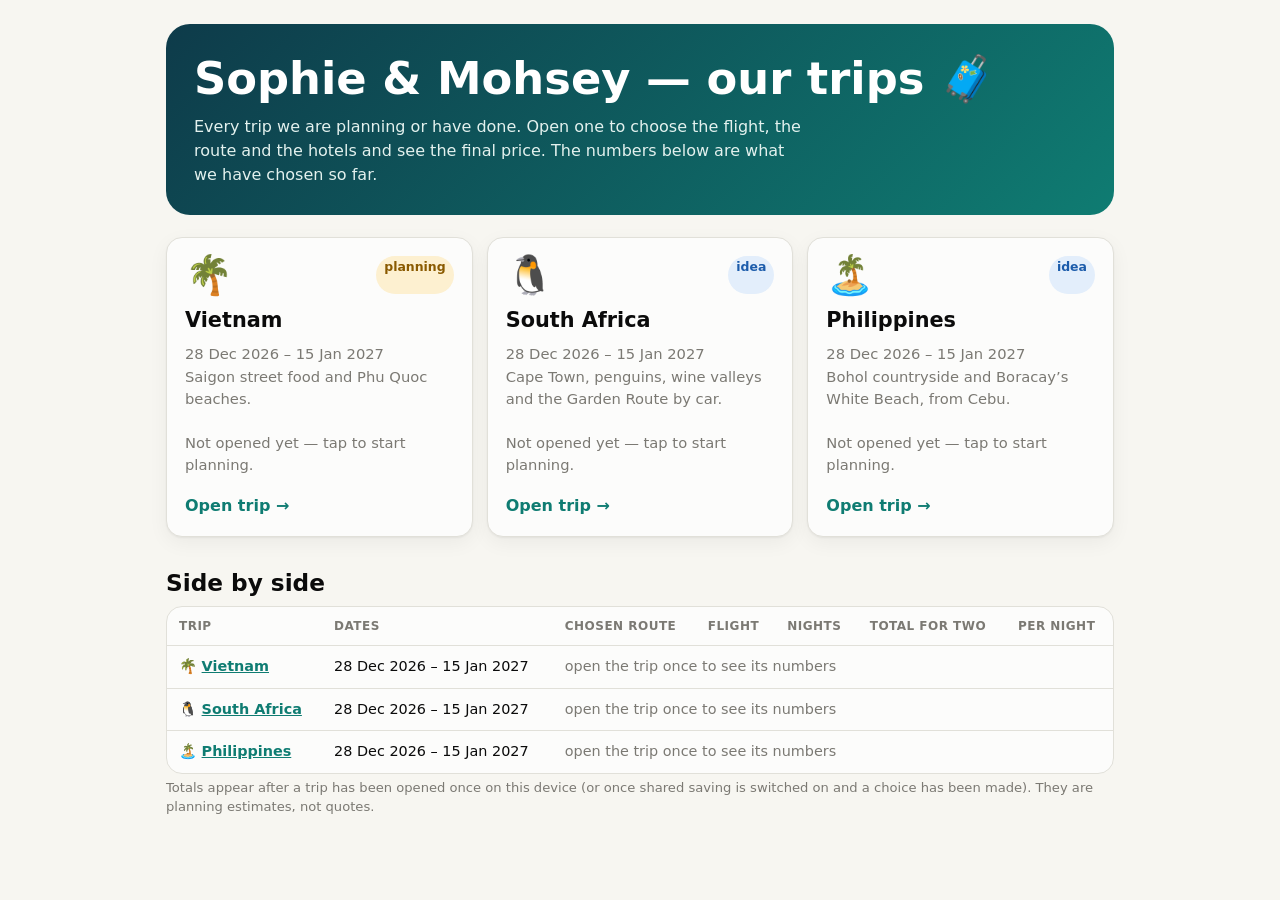
<file: index.html>
<!doctype html>
<html lang="en"><head><meta charset="utf-8"><meta name="viewport" content="width=device-width, initial-scale=1">
<title>Sophie &amp; Mohsey — our trips</title><meta name="robots" content="noindex">
<link rel="icon" href="data:image/svg+xml,<svg xmlns='http://www.w3.org/2000/svg' viewBox='0 0 100 100'><text y='.9em' font-size='90'>🧳</text></svg>">
<link rel="stylesheet" href="shared/styles.css">
<style>
.wrap{max-width:980px;margin:0 auto;padding:24px 16px 60px}.hello{background:linear-gradient(135deg,var(--hero1),var(--hero2));color:#fff;border-radius:24px;padding:28px;margin-bottom:22px}
.hello h1{font-size:clamp(1.8rem,5vw,2.8rem);margin:0 0 .2em}.hello p{color:#e3f1ee;margin:0;max-width:60ch}
.tripcard{display:flex;flex-direction:column;gap:6px;text-decoration:none;color:var(--ink)}.tripcard:hover{border-color:var(--accent)}
.tripcard .em{font-size:2.4rem;line-height:1}.tripcard h2{margin:0;font-size:1.3rem}.tripcard .tot{font-size:1.7rem;font-weight:800;margin-top:6px}.tripcard .go{margin-top:auto;color:var(--accent);font-weight:700}
</style></head>
<body><div class="wrap">
<div class="hello"><h1>Sophie &amp; Mohsey — our trips 🧳</h1><p>Every trip we are planning or have done. Open one to choose the flight, the route and the hotels and see the final price. The numbers below are what we have chosen so far.</p></div>
<div class="grid3" id="trips"></div>
<h2>Side by side</h2>
<div class="tablewrap"><table class="tbl"><thead><tr><th>Trip</th><th>Dates</th><th>Chosen route</th><th>Flight</th><th>Nights</th><th>Total for two</th><th>Per night</th></tr></thead><tbody id="cmp"></tbody></table></div>
<p class="muted small">Totals appear after a trip has been opened once on this device (or once shared saving is switched on and a choice has been made). They are planning estimates, not quotes.</p>
</div>
<script src="trips.js"></script>
<script>
(function(){
  var esc=function(s){return String(s==null?'':s).replace(/[&<>"']/g,function(c){return {'&':'&amp;','<':'&lt;','>':'&gt;','"':'&quot;',"'":'&#39;'}[c]})};
  var eur=function(n){return '€'+Math.round(n).toLocaleString('en-US')};
  var th=null;try{th=JSON.parse(localStorage.getItem('smv.theme'))}catch(e){} if(th)document.documentElement.dataset.theme=th;
  var ST={idea:['info','idea'],planning:['warn','planning'],booked:['good','booked'],done:['good','done ✓']};
  var sum=function(k){try{return JSON.parse(localStorage.getItem('trips.summary.'+k))}catch(e){return null}};
  var T=window.TRIPS||[];
  document.getElementById('trips').innerHTML=T.map(function(t){var s=sum(t.key),st=ST[t.status]||ST.idea;
    return '<a class="card tripcard" href="'+esc(t.key)+'/"><div class="tip-top"><span class="em">'+t.emoji+'</span><span class="status '+st[0]+'">'+st[1]+'</span></div><h2>'+esc(t.country)+'</h2><p class="muted">'+esc(t.dates)+'<br>'+esc(t.blurb)+'</p>'+
      (s?'<div class="tot">'+eur(s.total)+' <small class="muted" style="font-size:.8rem;font-weight:500">for two</small></div><p class="muted small">'+esc(s.route)+' · '+esc(s.flight)+'</p>':'<p class="muted small">Not opened yet — tap to start planning.</p>')+'<span class="go">Open trip →</span></a>'}).join('');
  var fmt=function(iso){return new Date(iso+'T00:00:00Z').toLocaleDateString('en-GB',{day:'numeric',month:'short',year:'numeric',timeZone:'UTC'})};
  document.getElementById('cmp').innerHTML=T.map(function(t){var s=sum(t.key);
    return '<tr><td>'+t.emoji+' <b><a href="'+esc(t.key)+'/">'+esc(t.country)+'</a></b></td>'+(s?'<td>'+fmt(s.d0)+' – '+fmt(s.d1)+'</td><td>'+esc(s.route)+'</td><td>'+esc(s.flight)+'</td><td>'+s.nights+'</td><td><b>'+eur(s.total)+'</b></td><td>'+eur(s.total/s.nights)+'</td>':'<td>'+esc(t.dates)+'</td><td colspan="5" class="muted">open the trip once to see its numbers</td>')+'</tr>'}).join('');
})();
</script>
</body></html>
</file>
<file: shared/styles.css>
:root{
  color-scheme:light;
  --bg:#f7f6f1; --card:#fcfcfb; --ink:#0b0b0b; --ink2:#52514e; --muted:#7b7973; --line:#e1e0d9; --axis:#c3c2b7;
  --accent:#0f7c72; --accent-ink:#fff; --accent-soft:#e2f2ee; --hero1:#0e3b4a; --hero2:#0f7c72; --sun:#f2b866;
  --s1:#2a78d6; --s1-soft:#9ec5f4; --s2:#eb6834; --s3:#1baf7a; --s4:#eda100; --s5:#e87ba4; --s6:#008300; --s7:#6250d6; --s8:#e34948; --neutral:#b5b3aa;
  --good:#006300; --good-bg:#e3f4e3; --warn:#8a5a00; --warn-bg:#fdf0d0; --bad:#a82424; --bad-bg:#fbe3e3; --info:#1c5cab; --info-bg:#e3eefb;
  --band:rgba(15,124,114,.13); --shadow:0 1px 2px rgba(0,0,0,.05),0 6px 20px rgba(0,0,0,.05); --r:16px;
}
@media (prefers-color-scheme:dark){:root:not([data-theme="light"]){
  color-scheme:dark;
  --bg:#0d0d0d; --card:#1a1a19; --ink:#f0efec; --ink2:#c3c2b7; --muted:#96948d; --line:#2c2c2a; --axis:#383835;
  --accent:#3fc2b3; --accent-ink:#06211e; --accent-soft:#12302c; --hero1:#0a2a35; --hero2:#0c5a53;
  --s1:#3987e5; --s1-soft:#1c5cab; --s2:#d95926; --s3:#199e70; --s4:#c98500; --s5:#d55181; --s6:#0ca30c; --s7:#9085e9; --s8:#e66767; --neutral:#6b6a64;
  --good:#5bd15b; --good-bg:#123312; --warn:#fab219; --warn-bg:#3a2c08; --bad:#f08a8a; --bad-bg:#3d1616; --info:#86b6ef; --info-bg:#10294a;
  --band:rgba(63,194,179,.16); --shadow:0 1px 2px rgba(0,0,0,.4);
}}
:root[data-theme="dark"]{
  color-scheme:dark;
  --bg:#0d0d0d; --card:#1a1a19; --ink:#f0efec; --ink2:#c3c2b7; --muted:#96948d; --line:#2c2c2a; --axis:#383835;
  --accent:#3fc2b3; --accent-ink:#06211e; --accent-soft:#12302c; --hero1:#0a2a35; --hero2:#0c5a53;
  --s1:#3987e5; --s1-soft:#1c5cab; --s2:#d95926; --s3:#199e70; --s4:#c98500; --s5:#d55181; --s6:#0ca30c; --s7:#9085e9; --s8:#e66767; --neutral:#6b6a64;
  --good:#5bd15b; --good-bg:#123312; --warn:#fab219; --warn-bg:#3a2c08; --bad:#f08a8a; --bad-bg:#3d1616; --info:#86b6ef; --info-bg:#10294a;
  --band:rgba(63,194,179,.16); --shadow:0 1px 2px rgba(0,0,0,.4);
}
*{box-sizing:border-box}
html{-webkit-text-size-adjust:100%}
body{margin:0;background:var(--bg);color:var(--ink);font:16px/1.5 system-ui,-apple-system,"Segoe UI",Roboto,sans-serif}
h1,h2,h3,h4{line-height:1.2;margin:0 0 .4em;text-wrap:balance}
h2{font-size:1.45rem;margin-top:2rem} h3{font-size:1.05rem} h4{font-size:.95rem;margin-top:1rem;color:var(--ink2)}
p{margin:.3em 0 .8em} a{color:var(--accent)} small,.small{font-size:.82rem} .muted{color:var(--muted)}
main{max-width:1180px;margin:0 auto;padding:16px 16px 60px}
footer{text-align:center;color:var(--muted);font-size:.85rem;padding:24px 16px 40px}

.top{display:flex;justify-content:space-between;align-items:center;gap:12px;padding:10px 16px;max-width:1180px;margin:0 auto}
.brand{display:flex;gap:10px;align-items:center}.brand small{display:block;color:var(--muted)}.logo{font-size:1.7rem}
.top-actions{display:flex;gap:6px}
.tabs{position:sticky;top:0;z-index:20;display:flex;gap:4px;overflow-x:auto;padding:8px 16px;background:color-mix(in srgb,var(--bg) 92%,transparent);backdrop-filter:blur(8px);border-bottom:1px solid var(--line);scrollbar-width:none}
.tabs::-webkit-scrollbar{display:none}
@media(min-width:1212px){.tabs{justify-content:center}}
.tabs button{flex:none;border:0;background:none;color:var(--ink2);font:inherit;font-weight:600;padding:8px 14px;border-radius:999px;cursor:pointer}
.tabs button:hover{background:var(--accent-soft)}.tabs button.on{background:var(--accent);color:var(--accent-ink)}

.btn{border:1px solid var(--line);background:var(--card);color:var(--ink);font:inherit;font-weight:600;padding:10px 16px;border-radius:999px;cursor:pointer}
.btn:hover{border-color:var(--accent)}.btn.primary{background:var(--accent);border-color:var(--accent);color:var(--accent-ink)}.btn.small{padding:6px 12px;font-size:.85rem}
button:focus-visible,[tabindex]:focus-visible,input:focus-visible,select:focus-visible,summary:focus-visible{outline:2px solid var(--accent);outline-offset:2px}
.card{background:var(--card);border:1px solid var(--line);border-radius:var(--r);padding:18px;box-shadow:var(--shadow)}
.grid3{display:grid;grid-template-columns:repeat(auto-fill,minmax(290px,1fr));gap:14px}
.grid2{display:grid;grid-template-columns:repeat(auto-fit,minmax(min(100%,440px),1fr));gap:14px}
.two{display:grid;grid-template-columns:1fr 1fr;gap:24px}@media(max-width:820px){.two{grid-template-columns:1fr}}
.head{display:flex;justify-content:space-between;align-items:flex-end;gap:12px;flex-wrap:wrap;margin:8px 0 12px}.head h2,.head h3{margin:0}.head p{margin:.2em 0 0}
.ico{font-size:1.6rem}
.pill{display:inline-block;font-size:.72rem;font-weight:700;letter-spacing:.04em;text-transform:uppercase;padding:2px 8px;border-radius:999px;background:var(--line);color:var(--ink2)}
.pill.accent{background:var(--accent);color:var(--accent-ink)}
.status{display:inline-block;font-size:.78rem;font-weight:700;padding:2px 8px;border-radius:999px;white-space:nowrap}
.status.good{color:var(--good);background:var(--good-bg)}.status.warn{color:var(--warn);background:var(--warn-bg)}.status.bad{color:var(--bad);background:var(--bad-bg)}.status.info{color:var(--info);background:var(--info-bg)}
.srcs{display:block;font-size:.76rem;color:var(--muted);margin-top:4px}.srcs a{color:var(--muted)}
.note{background:var(--accent-soft);border-radius:var(--r);padding:12px 16px;margin:10px 0}.note p{margin:.35em 0}
.dots{color:var(--accent);letter-spacing:1px}.dots i{color:var(--line);font-style:normal}
.eyebrow{font-size:.78rem;font-weight:700;letter-spacing:.06em;text-transform:uppercase;color:var(--accent)}

.hero{display:grid;grid-template-columns:1.5fr 1fr;gap:20px;align-items:stretch;background:linear-gradient(135deg,var(--hero1),var(--hero2));color:#fff;border-radius:24px;padding:32px;position:relative;overflow:hidden}
.hero::after{content:"";position:absolute;right:-70px;top:-70px;width:220px;height:220px;border-radius:50%;background:var(--sun);opacity:.85}
.hero h1{font-size:clamp(2rem,6vw,3.4rem);margin:.1em 0 .3em}.hero .eyebrow{color:#a8e6dc}.hero .lede{color:#e3f1ee;max-width:46ch}
.hero-cta{display:flex;gap:8px;flex-wrap:wrap;margin-top:14px}.hero .btn{border-color:transparent}.hero .btn.primary{background:var(--sun);color:#3a2500}
.hero-card{position:relative;z-index:1;background:var(--card);color:var(--ink);border-radius:var(--r);padding:18px;align-self:center;box-shadow:var(--shadow)}
.hero-card small{color:var(--muted);display:block}.hero-card .big{font-size:2.2rem;font-weight:800;line-height:1.1}
@media(max-width:820px){.hero{grid-template-columns:1fr;padding:22px}}

.tablewrap{overflow-x:auto;border:1px solid var(--line);border-radius:var(--r);background:var(--card)}
.tbl{border-collapse:collapse;width:100%;font-size:.9rem;min-width:640px}
.tbl th{text-align:left;font-size:.75rem;text-transform:uppercase;letter-spacing:.04em;color:var(--muted);padding:10px 12px;border-bottom:1px solid var(--line);white-space:nowrap}
.tbl td{padding:10px 12px;border-bottom:1px solid var(--line);vertical-align:top}.tbl tr:last-child td{border-bottom:0}
.tbl td.best{background:var(--good-bg);font-weight:700}.tbl tr.sel td{background:var(--accent-soft)}
.tbl small{color:var(--muted)}

.route{cursor:pointer;display:flex;flex-direction:column;gap:6px;transition:transform .12s,border-color .12s}.route:hover{transform:translateY(-2px);border-color:var(--accent)}
.route.rec{border-color:var(--accent);border-width:2px}
.route-top{display:flex;gap:8px;align-items:center}.route-top .status{margin-left:auto}
.rid{display:inline-grid;place-items:center;width:30px;height:30px;border-radius:9px;background:var(--hero1);color:#fff;font-weight:800}.rid.big{width:46px;height:46px;font-size:1.4rem;flex:none}
.route-path{display:flex;flex-wrap:wrap;gap:4px;align-items:center;font-weight:600}.route-path span{background:var(--accent-soft);border-radius:8px;padding:2px 8px}.route-path i{color:var(--muted);font-style:normal}
.route-price{font-size:1.6rem;font-weight:800}.route-price small{font-size:.78rem;font-weight:500;color:var(--muted)}
.route-facts{display:flex;flex-wrap:wrap;gap:4px 12px;font-size:.85rem;color:var(--ink2)}.more{margin-top:auto;font-size:.85rem;font-weight:600;color:var(--accent)}

dialog{border:0;border-radius:22px;padding:0;width:min(1060px,calc(100vw - 16px));max-height:calc(100dvh - 16px);background:var(--bg);color:var(--ink)}
dialog::backdrop{background:rgba(0,0,0,.5)}#dlg-body{padding:22px}@media(max-width:600px){#dlg-body{padding:14px}}
.det-head{display:flex;gap:12px;align-items:center}.det-head h2{margin:0}.det-head p{margin:0}
.det-actions{display:flex;gap:8px;flex-wrap:wrap;margin-top:16px}
.tiles{display:grid;grid-template-columns:repeat(auto-fit,minmax(150px,1fr));gap:10px;margin:14px 0}
.tile{background:var(--card);border:1px solid var(--line);border-radius:12px;padding:10px 12px;display:flex;flex-direction:column;gap:2px;align-items:flex-start}
.tile small{color:var(--muted)}.tile b{font-size:1.4rem}.tile b span{font-size:.9rem;font-weight:500;color:var(--muted)}.tile .muted{font-size:.75rem}

.tl{list-style:none;margin:0 0 12px;padding:0}
.tl-stop{display:flex;gap:10px;align-items:center;background:var(--card);border:1px solid var(--line);border-radius:12px;padding:10px 12px}
.tl-stop>div{flex:1;font-size:.9rem}.tl-emoji{font-size:1.5rem}.tl-n{font-size:1.3rem;font-weight:800;text-align:right;white-space:nowrap}.tl-n small{font-size:.7rem;font-weight:500;color:var(--muted)}
.tl-leg{font-size:.82rem;color:var(--ink2);padding:6px 0 6px 22px;margin-left:22px;border-left:2px dashed var(--axis)}
.pros,.cons{margin:.2em 0 1em;padding-left:0;list-style:none}.pros li,.cons li{padding-left:1.5em;position:relative;margin:.3em 0;font-size:.92rem}
.pros li::before{content:"✓";position:absolute;left:0;color:var(--good);font-weight:800}.cons li::before{content:"!";position:absolute;left:.25em;color:var(--warn);font-weight:800}

.lines{border:1px solid var(--line);border-radius:12px;background:var(--card);overflow:hidden}
.line summary,.line.total,.line.pp{display:flex;align-items:center;gap:8px;padding:10px 12px;cursor:pointer;list-style:none}
.line summary::-webkit-details-marker{display:none}.line summary::after{content:"＋";color:var(--muted);margin-left:6px;font-size:.8rem}.line[open] summary::after{content:"－"}
.line summary i{width:12px;height:12px;border-radius:4px;flex:none}.line summary span,.line.total span,.line.pp span{flex:1}
.line+.line,.lines details+details{border-top:1px solid var(--line)}
.line.total{background:var(--hero1);color:#fff;font-size:1.1rem;cursor:default}.line.pp{cursor:default;color:var(--ink2);font-size:.9rem}
.line-body{padding:4px 12px 10px 32px;background:var(--bg)}
.sub>div{display:flex;justify-content:space-between;gap:8px;font-size:.9rem;margin-top:8px}.sub p{font-size:.8rem;color:var(--ink2);margin:.1em 0}

.legend{display:flex;flex-wrap:wrap;gap:4px 14px;font-size:.78rem;color:var(--ink2);margin-bottom:10px}.legend i{display:inline-block;width:10px;height:10px;border-radius:3px;margin-right:5px}
.bars{display:flex;flex-direction:column;gap:6px}
.bar-row{display:grid;grid-template-columns:minmax(90px,150px) 1fr;gap:10px;align-items:center;font-size:.85rem}
.bar-label{color:var(--ink2);overflow:hidden;text-overflow:ellipsis;white-space:nowrap}.bar-row.hl .bar-label{color:var(--ink);font-weight:700}
.bar-track{position:relative;height:22px;display:flex;align-items:center;gap:8px;border-left:1px solid var(--axis);border-radius:0 4px 4px 0}
.bar-fill{height:16px;border-radius:0 4px 4px 0;flex:none}
.bar-val{font-weight:600;white-space:nowrap;font-variant-numeric:tabular-nums}.bar-val small{color:var(--muted);font-weight:500}
.stack{display:flex;gap:2px;height:16px;flex:none}.stack span{min-width:2px}.stack span:last-child{border-radius:0 4px 4px 0}.stack span:hover{filter:brightness(1.12)}
.ref{position:absolute;top:-3px;bottom:-3px;border-left:2px dashed var(--bad);z-index:1;pointer-events:none}
.range{position:absolute;height:10px;border-radius:5px;opacity:.45}.dot{position:absolute;width:12px;height:12px;border-radius:50%;background:var(--s1);border:2px solid var(--card);transform:translateX(-50%)}
.bar-note{font-size:.75rem;color:var(--muted);margin-top:4px}.bandkey{display:inline-block;width:14px;height:10px;background:var(--band);vertical-align:middle}
#tip{position:fixed;z-index:99;background:var(--ink);color:var(--bg);font-size:.8rem;padding:6px 10px;border-radius:8px;pointer-events:none;max-width:280px}

.seg{display:inline-flex;background:var(--line);border-radius:999px;padding:3px;flex-wrap:wrap}
.seg button{border:0;background:none;font:inherit;font-size:.85rem;font-weight:600;color:var(--ink2);padding:6px 12px;border-radius:999px;cursor:pointer}
.seg button.on{background:var(--card);color:var(--ink);box-shadow:0 1px 2px rgba(0,0,0,.15)}
.controls{display:flex;flex-direction:column;gap:10px;margin:10px 0 14px}.ctl{display:flex;gap:10px;align-items:center;flex-wrap:wrap;margin:8px 0;font-size:.9rem}
.chips{display:flex;flex-wrap:wrap;gap:6px}
.chip{display:inline-flex;gap:6px;align-items:center;border:1px solid var(--line);background:var(--card);border-radius:999px;padding:6px 12px;font:inherit;font-size:.85rem;color:var(--ink);cursor:pointer}
.chip.on{background:var(--accent);border-color:var(--accent);color:var(--accent-ink)}.chip input{accent-color:var(--accent)}
input[type=search],select,input[type=number]{font:inherit;color:var(--ink);background:var(--card);border:1px solid var(--axis);border-radius:10px;padding:8px 10px;max-width:100%}
input[type=search]{width:100%;max-width:420px}input[type=range]{width:100%;accent-color:var(--accent)}

.mode-price{font-size:1.4rem;font-weight:800}.mode-price small{font-size:.75rem;font-weight:500;color:var(--muted)}
.mode dl{display:grid;grid-template-columns:auto 1fr;gap:2px 12px;font-size:.88rem;margin:.6em 0}.mode dt{color:var(--muted)}.mode dd{margin:0;font-weight:600}
.pricechip{display:inline-block;background:var(--accent-soft);border-radius:8px;padding:2px 8px;font-weight:600;font-size:.88rem}
.card p{font-size:.92rem}

.calc{display:grid;grid-template-columns:minmax(0,1.1fr) minmax(0,1fr);gap:16px;align-items:start}
#calc-inputs{display:flex;flex-direction:column;gap:12px}
.sticky{position:sticky;top:60px;max-height:calc(100dvh - 72px);overflow:auto}
@media(max-width:900px){.calc{grid-template-columns:1fr}.sticky{position:static;max-height:none}#calc-result{order:-1}}
.stoprow{display:flex;gap:6px;align-items:center;margin-bottom:8px;flex-wrap:wrap}.stoprow select{flex:1;min-width:150px}
.stepper{display:inline-flex;align-items:center;border:1px solid var(--axis);border-radius:10px;overflow:hidden}
.stepper button{border:0;background:var(--accent-soft);color:var(--ink);font:inherit;font-weight:800;width:36px;height:36px;cursor:pointer}.stepper output{width:34px;text-align:center;font-weight:700}
.icon{border:1px solid var(--line);background:var(--card);color:var(--ink2);border-radius:8px;width:32px;height:32px;cursor:pointer}.icon:disabled{opacity:.3}
.field{display:block;font-size:.88rem;color:var(--ink2);margin:10px 0}.field select,.field input[type=number]{display:block;width:100%;margin-top:4px}.field output{float:right;font-weight:700;color:var(--ink)}
.check{display:flex;gap:8px;align-items:flex-start;padding:6px 0;font-size:.9rem;cursor:pointer}.check input{margin-top:4px;accent-color:var(--accent);flex:none}.check span{flex:1}.check small{display:block;color:var(--muted)}.check b{white-space:nowrap}
.todo input:checked+span{text-decoration:line-through;color:var(--muted)}
.mini{width:100%;border-collapse:collapse;font-size:.88rem;margin-top:8px}.mini th{font-size:.72rem;color:var(--muted);text-align:left;font-weight:600}.mini td{padding:3px 6px 3px 0}.mini input{width:100%;min-width:60px}
.total-big{font-size:2.6rem;font-weight:800;line-height:1.1}
.gauge{position:relative;height:22px;background:var(--line);border-radius:6px;margin-top:12px;display:flex;align-items:center}.gauge .stack{height:22px}.gauge .stack span:first-child{border-radius:6px 0 0 6px}
.gauge-band{position:absolute;top:0;bottom:0;background:var(--band)}.gauge-lbl{display:flex;justify-content:space-between;font-size:.75rem;color:var(--muted);margin:4px 0 10px}
.minitiles{display:flex;flex-wrap:wrap;gap:6px 14px;font-size:.85rem;color:var(--ink2);margin-bottom:6px}
.tip-top{display:flex;justify-content:space-between;gap:6px;margin-bottom:8px;flex-wrap:wrap}
.sources{font-size:.85rem;columns:2;column-gap:32px;padding-left:1.4em}@media(max-width:700px){.sources{columns:1}}.sources li{margin:.3em 0;break-inside:avoid}

body.print .tabs,body.print .top-actions,body.print footer{display:none}
body.print main{max-width:none;padding:0 4px}body.print .tabpane{break-before:page}body.print #overview{break-before:auto}
body.print .card,body.print .tablewrap,body.print .bar-row,body.print tr{break-inside:avoid}body.print .pb{break-before:page;margin-top:0}
body.print .card{box-shadow:none}body.print .tbl{min-width:0;font-size:.78rem}body.print .sticky{position:static;max-height:none}body.print .calc{grid-template-columns:1fr 1fr}
body.print .hero{print-color-adjust:exact;-webkit-print-color-adjust:exact}body.print *{print-color-adjust:exact;-webkit-print-color-adjust:exact}

.stackcol{display:flex;flex-direction:column;gap:12px}
.tablewrap.flat{border:0;border-radius:0;background:none}
.num{text-align:right;font-variant-numeric:tabular-nums;white-space:nowrap}
.ovtbl td,.sumtbl td{padding:5px 8px 5px 0;border-bottom:1px solid var(--line);vertical-align:middle}.ovtbl input{width:96px}.ovtbl small{color:var(--muted)}
input.set{border-color:var(--accent);background:var(--accent-soft);font-weight:700}
.sumtbl{margin-bottom:14px}.sumtbl th.num,.sumtbl th{white-space:nowrap}
body.print #mine,body.print #calc{display:none}
body.print .tips .card{padding:10px}body.print .grid3{grid-template-columns:repeat(3,1fr)}body.print .pb{break-before:auto;margin-top:14px}body.print .det-head{break-after:avoid}
.bar-track{margin-right:64px}
.stack{min-width:0}
@media(max-width:900px){.calc{grid-template-columns:minmax(0,1fr)}}
select{min-width:0;width:100%}.stoprow select{width:auto}
@media(max-width:520px){.bar-row{grid-template-columns:minmax(70px,96px) 1fr}.hero h1{font-size:2rem}}

.savers{border:1px solid var(--line);border-radius:14px;padding:12px;margin:12px 0;background:var(--bg)}
.saver{display:flex;gap:10px;align-items:center;width:100%;text-align:left;font:inherit;color:var(--ink);background:var(--card);border:1px solid var(--line);border-radius:12px;padding:9px 12px;margin-bottom:6px;cursor:pointer}
.saver:hover{border-color:var(--accent)}.saver.on{background:var(--accent-soft);border-color:var(--accent)}
.sv-ico{font-size:1.2rem;width:26px;text-align:center;flex:none}.sv-txt{flex:1;min-width:0}.sv-txt b{display:block;font-size:.92rem}.sv-txt small{display:block;color:var(--muted);font-size:.78rem}
.sv-amt{font-weight:800;color:var(--good);white-space:nowrap;font-variant-numeric:tabular-nums}.saver.on .sv-amt{color:var(--ink2);font-weight:600;font-size:.8rem}
.moretips{margin-top:8px;font-size:.88rem}.moretips summary{cursor:pointer;color:var(--accent);font-weight:600}
.hotelmini{list-style:none;padding:0;margin:.2em 0 .8em;font-size:.88rem}.hotelmini li{display:flex;gap:8px;justify-content:space-between;padding:4px 0;border-bottom:1px solid var(--line);flex-wrap:wrap}.hotelmini li span:last-child{white-space:nowrap;font-weight:600}
.hotel h3{margin-bottom:0}.hotel .det-actions{margin-top:10px}

.hotel.chosen{border:2px solid var(--accent)}.hotelmini li.chosen{color:var(--accent)}
.addgrid{display:grid;grid-template-columns:repeat(auto-fit,minmax(180px,1fr));gap:0 12px}.addhotel{margin-top:16px}.addhotel input{width:100%;display:block;margin-top:4px}
input[type=text],input[type=url]{font:inherit;color:var(--ink);background:var(--card);border:1px solid var(--axis);border-radius:10px;padding:8px 10px;max-width:100%}
.sumtbl select{max-width:340px}

.tripctl{margin:6px 0 12px}.tripctl .stepper button:disabled{opacity:.35}
.flightsum{border:2px solid var(--accent);margin-bottom:8px}.fs-row{display:flex;justify-content:space-between;gap:12px;align-items:flex-end;flex-wrap:wrap;margin-top:4px}.fs-row h3{margin:0;font-size:1.3rem}.fs-row p{margin:0}
.fs-price b{font-size:2rem;line-height:1}.fs-price small{color:var(--muted)}.flightsum input{display:block;width:100%;max-width:260px;margin-top:4px}
.flist{display:flex;flex-direction:column;gap:8px}.frow{background:var(--card);border:1px solid var(--line);border-radius:14px;overflow:hidden}.frow.on{border:2px solid var(--accent);background:var(--accent-soft)}
.fpick{display:flex;gap:12px;align-items:center;width:100%;text-align:left;font:inherit;color:var(--ink);background:none;border:0;padding:12px 14px;cursor:pointer}
.radio{width:20px;height:20px;border-radius:50%;border:2px solid var(--axis);flex:none}.frow.on .radio{border-color:var(--accent);background:radial-gradient(var(--accent) 45%,transparent 50%)}
.f-main{flex:1;min-width:0}.f-main small{display:block;color:var(--muted)}.f-main .pill{margin-left:4px}
.f-price{text-align:right;display:flex;flex-direction:column;align-items:flex-end;gap:2px}.f-price b{font-size:1.25rem}.f-price small{color:var(--muted);margin-top:-4px}
.frow details{padding:0 14px 0 46px;font-size:.85rem}.frow details summary{cursor:pointer;color:var(--accent);padding-bottom:8px}.frow details p{color:var(--ink2)}
.fold{margin-top:12px}.fold summary{cursor:pointer}.fold p{font-size:.92rem}
@media(max-width:520px){.f-price .status{white-space:normal;text-align:right;max-width:110px}}

.tripctl label{display:inline-flex;gap:6px;align-items:center;font-size:.88rem;color:var(--ink2)}input[type=date]{font:inherit;color:var(--ink);background:var(--card);border:1px solid var(--axis);border-radius:10px;padding:6px 8px}
.card.dates{border:2px solid var(--accent)}

.must{background:#fff1e0;border:2px solid #eb6834;border-radius:var(--r);padding:16px 18px;margin-bottom:22px;color:#3a1c05}
.must h2{margin-top:0;color:#b8430f}.must .check small{color:#6b4423}.must .srcs,.must .srcs a{color:#6b4423}
.must em{font-style:normal;font-size:.72rem;font-weight:700;text-transform:uppercase;letter-spacing:.04em;background:#eb6834;color:#fff;border-radius:999px;padding:2px 8px;margin-left:6px;white-space:nowrap}
.must .check input{accent-color:#eb6834}.must .todo input:checked+span{color:#8a6a50}
.mustbar{display:block;margin-top:16px;background:#fff1e0;border:2px solid #eb6834;border-radius:var(--r);padding:12px 16px;color:#3a1c05;text-decoration:none}.mustbar b{color:#b8430f}
@media (prefers-color-scheme:dark){:root:not([data-theme="light"]) .must,:root:not([data-theme="light"]) .mustbar{background:#3a1e0c;color:#ffe3cc}:root:not([data-theme="light"]) .must h2,:root:not([data-theme="light"]) .mustbar b{color:#ff9b66}:root:not([data-theme="light"]) .must .check small,:root:not([data-theme="light"]) .must .srcs,:root:not([data-theme="light"]) .must .srcs a{color:#e0b99c}}
:root[data-theme="dark"] .must,:root[data-theme="dark"] .mustbar{background:#3a1e0c;color:#ffe3cc}:root[data-theme="dark"] .must h2,:root[data-theme="dark"] .mustbar b{color:#ff9b66}:root[data-theme="dark"] .must .check small,:root[data-theme="dark"] .must .srcs,:root[data-theme="dark"] .must .srcs a{color:#e0b99c}
.must em{display:inline-block;margin:2px 0 2px 6px}.check span{min-width:0;overflow-wrap:anywhere}
.must .check b{white-space:normal}

.flow{display:grid;grid-template-columns:repeat(4,1fr);gap:6px;margin:4px 0 16px}
.flow a{display:flex;gap:8px;align-items:center;text-decoration:none;color:var(--ink);background:var(--card);border:1px solid var(--line);border-radius:12px;padding:8px 10px;min-width:0}
.flow a.cur{border:2px solid var(--accent);background:var(--accent-soft)}.fl-n{flex:none;display:inline-grid;place-items:center;width:24px;height:24px;border-radius:50%;background:var(--line);color:var(--ink2);font-weight:800;font-size:.8rem}
.ok>.fl-n,.ok .fl-n{background:var(--accent);color:var(--accent-ink)}.fl-t{min-width:0}.fl-t b{display:block;font-size:.85rem}.fl-t small{display:block;color:var(--muted);font-size:.74rem;white-space:nowrap;overflow:hidden;text-overflow:ellipsis}
@media(max-width:700px){.flow{grid-template-columns:repeat(2,1fr)}}
.steps{list-style:none;margin:12px 0 8px;padding:0;display:flex;flex-direction:column;gap:6px}.steps a{display:flex;gap:10px;align-items:flex-start;text-decoration:none;color:var(--ink);border:1px solid var(--line);border-radius:10px;padding:7px 10px}
.steps a:hover{border-color:var(--accent)}.steps small{display:block;color:var(--muted)}.steps em{font-style:normal;font-size:.72rem;color:var(--warn);background:var(--warn-bg);border-radius:999px;padding:1px 7px;margin-left:4px}
.hero-card{align-self:stretch}.route .det-actions{margin-top:auto;align-items:center;justify-content:space-between}.route .more{margin:0}
.chip.dim{opacity:.6}

.sync.on{color:var(--good)}.sync.busy{color:var(--info)}.sync.off{color:var(--muted)}

.fdates{font-size:.92rem;margin:.6em 0}

.home{display:inline-grid;place-items:center;width:32px;height:32px;border-radius:50%;border:1px solid var(--line);text-decoration:none;color:var(--ink);font-weight:800}
.tripsw{width:auto;max-width:150px;border-radius:999px;padding:6px 10px;font-size:.85rem}
.top{flex-wrap:wrap}.brand{min-width:0;flex:1 1 220px}.brand b{overflow-wrap:anywhere}
@media(max-width:520px){.tripsw{max-width:120px}}

.real{font-size:.85rem;margin:10px 0;display:flex;flex-wrap:wrap;gap:6px;align-items:center}.hotel input[data-hstay]{display:block;width:100%;margin-top:4px}

.incl{display:grid;grid-template-columns:auto 1fr;gap:4px 12px;font-size:.88rem;margin:.6em 0}.incl dt{color:var(--muted)}.incl dd{margin:0}
.offer .line{border:1px solid var(--line);border-radius:10px;margin-top:10px}.offer .line.total{border-radius:10px;margin-top:6px}
input.fx{width:70px;padding:2px 6px;border-radius:8px}.sumtbl th{vertical-align:bottom}
.addhotel input[type=checkbox]{width:auto;display:inline-block;margin:0}

.cmpoffer td,.cmpoffer th{padding:7px 10px 7px 0;border-bottom:1px solid var(--line);vertical-align:top;text-align:left}.cmpoffer th small{font-weight:500;color:var(--muted)}
.cmpoffer tr.sep td{border-top:2px solid var(--axis);background:var(--accent-soft)}.cmpoffer td.num{text-align:left}.cmpoffer{min-width:760px}

.tbl tr.pkg td{background:color-mix(in srgb,var(--s2) 10%,transparent)}
</file>
